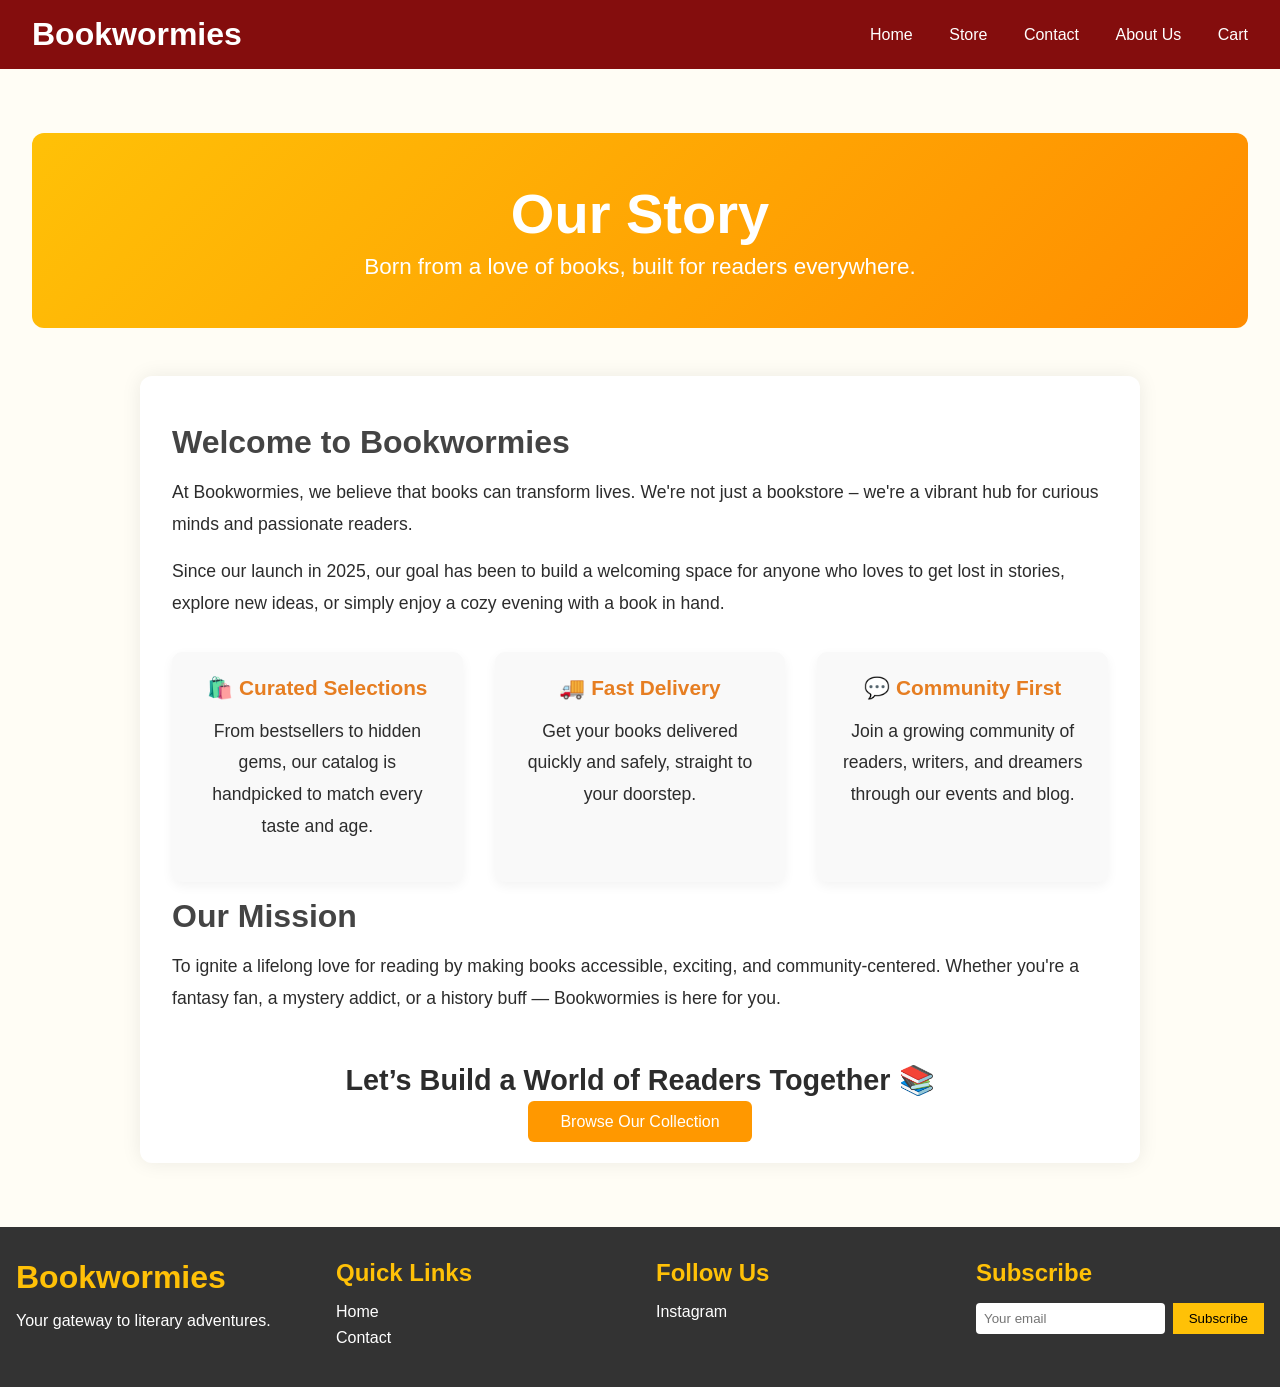
<file: bookwormies website/apurva ghanate/about.html>
<!DOCTYPE html>
<html lang="en">
<head>
  <meta charset="UTF-8" />
  <meta name="viewport" content="width=device-width, initial-scale=1.0"/>
  <title>About Us | Bookwormies</title>
  <link rel="stylesheet" href="style.css" />
</head>
<body>
  <div class="page-wrapper">
    <header>
      <nav>
        <div class="logo">Bookwormies</div>
        <div class="nav-links">
          <a href="index.html">Home</a>
          <a href="store.html">Store</a>
          <a href="contact.html">Contact</a>
          <a href="about.html" class="active">About Us</a>
          <a href="cart.html">Cart</a>
        </div>
      </nav>
    </header>

    <main class="about-main">
      <section class="about-hero">
        <h1>Our Story</h1>
        <p>Born from a love of books, built for readers everywhere.</p>
      </section>

      <section class="about-section">
        <h2>Welcome to Bookwormies</h2>
        <p>
          At Bookwormies, we believe that books can transform lives. We're not just a bookstore – we're a vibrant hub for curious minds and passionate readers.
        </p>
        <p>
          Since our launch in 2025, our goal has been to build a welcoming space for anyone who loves to get lost in stories, explore new ideas, or simply enjoy a cozy evening with a book in hand.
        </p>

        <div class="about-highlights">
          <div class="highlight">
            <h3>🛍️ Curated Selections</h3>
            <p>From bestsellers to hidden gems, our catalog is handpicked to match every taste and age.</p>
          </div>
          <div class="highlight">
            <h3>🚚 Fast Delivery</h3>
            <p>Get your books delivered quickly and safely, straight to your doorstep.</p>
          </div>
          <div class="highlight">
            <h3>💬 Community First</h3>
            <p>Join a growing community of readers, writers, and dreamers through our events and blog.</p>
          </div>
        </div>

        <h2>Our Mission</h2>
        <p>
          To ignite a lifelong love for reading by making books accessible, exciting, and community-centered. Whether you're a fantasy fan, a mystery addict, or a history buff — Bookwormies is here for you.
        </p>

        <div class="about-cta">
          <h3>Let’s Build a World of Readers Together 📚</h3>
          <a href="store.html" class="cta-button">Browse Our Collection</a>
        </div>
      </section>
    </main>

    <footer>
      <div class="footer_main">
        <div class="tag1">
          <h1>Bookwormies</h1>
          <p>Your gateway to literary adventures.</p>
        </div>
        <div class="tag2">
          <h2>Quick Links</h2>
          <a href="index.html">Home</a>
          <a href="contact.html">Contact</a>
        </div>
        <div class="tag3">
          <h2>Follow Us</h2>
          <a href="https://www.instagram.com/pranjalpatil_44/">Instagram</a>
        </div>
        <div class="tag4">
          <h2>Subscribe</h2>
          <div class="search_bar">
            <input type="text" placeholder="Your email" />
            <button>Subscribe</button>
          </div>
        </div>
      </div>
    </footer>
  </div>
</body>
</html>
</file>
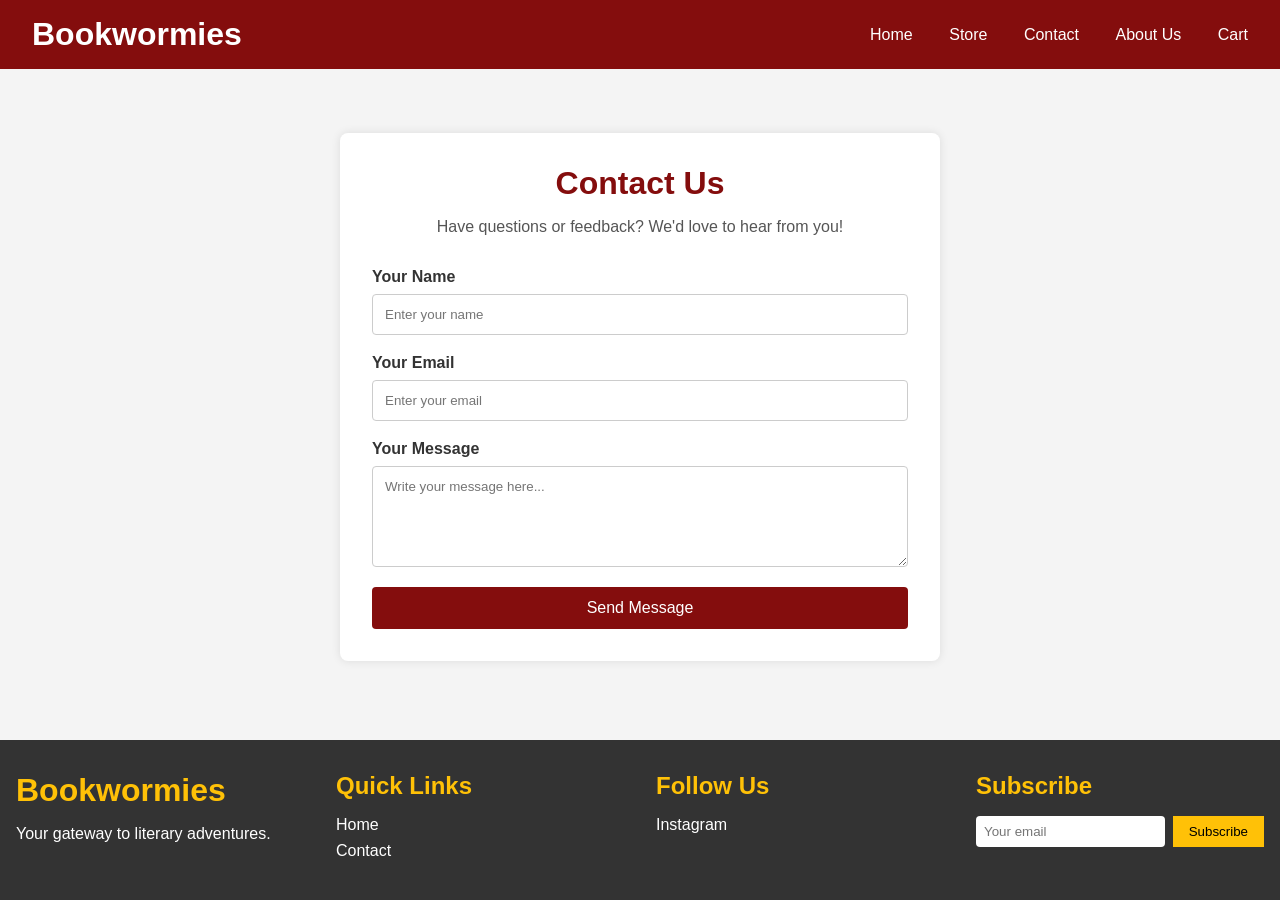
<file: bookwormies website/apurva ghanate/contact.html>
<!DOCTYPE html>
<html lang="en">
<head>
  <meta charset="UTF-8" />
  <meta name="viewport" content="width=device-width, initial-scale=1.0"/>
  <title>Contact | Bookwormies</title>
  <link rel="stylesheet" href="style.css" />
</head>
<body>
  <div class="page-wrapper">
    <header>
      <nav>
        <div class="logo">Bookwormies</div>
        <div class="nav-links">
          <a href="index.html">Home</a>
          <a href="store.html">Store</a>
          <a href="contact.html" class="active">Contact</a>
          <a href="about.html">About Us</a>
          <a href="cart.html">Cart</a>
        </div>
      </nav>
    </header>

    <main class="contact-main">
      <section class="contact-section">
        <h1>Contact Us</h1>
        <p>Have questions or feedback? We'd love to hear from you!</p>
        <form class="contact-form">
          <div class="form-group">
            <label for="name">Your Name</label>
            <input type="text" id="name" placeholder="Enter your name" required />
          </div>
          <div class="form-group">
            <label for="email">Your Email</label>
            <input type="email" id="email" placeholder="Enter your email" required />
          </div>
          <div class="form-group">
            <label for="message">Your Message</label>
            <textarea id="message" rows="5" placeholder="Write your message here..." required></textarea>
          </div>
          <button type="submit">Send Message</button>
        </form>
      </section>
    </main>

    <footer>
      <div class="footer_main">
        <div class="tag1">
          <h1>Bookwormies</h1>
          <p>Your gateway to literary adventures.</p>
        </div>
        <div class="tag2">
          <h2>Quick Links</h2>
          <a href="index.html">Home</a>
          <a href="contact.html">Contact</a>
        </div>
        <div class="tag3">
          <h2>Follow Us</h2>
          <a href="https://www.instagram.com/pranjalpatil_44/?utm_source=ig_web_button_share_sheet">Instagram</a>
        </div>
        <div class="tag4">
          <h2>Subscribe</h2>
          <div class="search_bar">
            <input type="text" placeholder="Your email" />
            <button>Subscribe</button>
          </div>
        </div>
      </div>
    </footer>
  </div>
</body>
</html>
</file>
<file: bookwormies website/apurva ghanate/style.css>
/* Global Styles */
* {
  margin: 0;
  padding: 0;
  box-sizing: border-box;
  font-family: sans-serif;
}

body {
  background-color: #f9f9f9;
  color: #333;
}

a {
  text-decoration: none;
  color: inherit;
}

/* Header */
header {
  width: 100%;
  padding: 1rem 2rem;
  background-color: #840d0d;
  color: white;
}

nav {
  display: flex;
  justify-content: space-between;
  align-items: center;
}

.logo {
  font-size: 2rem;
  font-weight: bold;
}

.nav-links a {
  margin-left: 2rem;
  font-size: 1rem;
  color: white;
  transition: color 0.3s ease;
}

.nav-links a:hover {
  color: #ffc107;
}

/* Home Section */
.home {
  display: flex;
  align-items: center;
  justify-content: center;
  height: 80vh;
  background: url('https://images.unsplash.com/photo-1524995997946-a1c2e315a42f') no-repeat center center/cover;
  color: white;
  text-align: center;
  padding: 2rem;
}

.home .content h1 {
  font-size: 3rem;
  margin-bottom: 1rem;
}

.home .content p {
  font-size: 1.25rem;
  margin-bottom: 2rem;
}

.home button {
  padding: 0.75rem 2rem;
  font-size: 1rem;
  background-color: #ffc107;
  border: none;
  cursor: pointer;
  transition: background-color 0.3s ease;
}

.home button:hover {
  background-color: #e0a800;
}

/* New Arrivals Section */
.arrivals {
  padding: 4rem 2rem;
  background-color: #fff;
  text-align: center;
}

.arrivals h1 {
  font-size: 2.5rem;
  color: #840d0d;
  margin-bottom: 2rem;
}

.book-list {
  display: flex;
  justify-content: center;
  flex-wrap: wrap;
  gap: 2rem;
}

.book {
  width: 200px;
  margin: 1rem;
  text-align: center;
}

.book img {
  width: 100%;
  height: 300px;
  object-fit: cover;
  border-radius: 8px;
  margin-bottom: 1rem;
  background-color: #eee;
}

.book h3 {
  font-size: 1.1rem;
  margin-bottom: 0.3rem;
}

.book p {
  font-size: 0.9rem;
  font-weight: bold;
  color: #555;
}

/* Footer styles */
footer {
  background-color: #333;
  color: white;
  padding: 2rem 1rem;
}

.footer_main {
  display: flex;
  justify-content: space-between;
  flex-wrap: wrap;
  gap: 2rem;
}

.footer_main > div {
  flex: 1 1 200px;
}

.footer_main h1,
.footer_main h2 {
  color: #ffc107;
  margin-bottom: 1rem;
}

.footer_main p,
.footer_main a {
  color: white;
  display: block;
  margin-bottom: 0.5rem;
  transition: color 0.3s ease;
}

.footer_main a:hover {
  color: #ffc107;
}

.search_bar {
  display: flex;
  gap: 0.5rem;
}

.search_bar input {
  padding: 0.5rem;
  flex: 1;
  border: none;
  border-radius: 4px;
}

.search_bar button {
  padding: 0.5rem 1rem;
  background-color: #ffc107;
  border: none;
  cursor: pointer;
  transition: background-color 0.3s ease;
}

.search_bar button:hover {
  background-color: #e0a800;
}
.page-wrapper {
  min-height: 100vh;
  display: flex;
  flex-direction: column;
}

.contact-main {
  flex: 1;
  padding: 4rem 2rem;
  background-color: #f4f4f4;
}

.contact-section {
  max-width: 600px;
  margin: 0 auto;
  background: white;
  padding: 2rem;
  border-radius: 8px;
  box-shadow: 0 0 10px rgba(0, 0, 0, 0.1);
}

.contact-section h1 {
  color: #840d0d;
  margin-bottom: 1rem;
  font-size: 2rem;
  text-align: center;
}

.contact-section p {
  text-align: center;
  margin-bottom: 2rem;
  color: #555;
}

.contact-form {
  display: flex;
  flex-direction: column;
  gap: 1.2rem;
}

.form-group {
  display: flex;
  flex-direction: column;
}

.form-group label {
  margin-bottom: 0.5rem;
  font-weight: bold;
}

.form-group input,
.form-group textarea {
  padding: 0.75rem;
  border: 1px solid #ccc;
  border-radius: 4px;
}

.contact-form button {
  padding: 0.75rem;
  background-color: #840d0d;
  color: white;
  border: none;
  cursor: pointer;
  font-size: 1rem;
  border-radius: 4px;
  transition: background-color 0.3s ease;
}

.contact-form button:hover {
  background-color: #6e0b0b;
}

/* Footer reused styling */
footer {
  background-color: #333;
  color: white;
  padding: 2rem 1rem;
}

.footer_main {
  display: flex;
  justify-content: space-between;
  flex-wrap: wrap;
  gap: 2rem;
}

.footer_main > div {
  flex: 1 1 200px;
}

.footer_main h1,
.footer_main h2 {
  color: #ffc107;
  margin-bottom: 1rem;
}

.footer_main p,
.footer_main a {
  color: white;
  display: block;
  margin-bottom: 0.5rem;
  transition: color 0.3s ease;
}

.footer_main a:hover {
  color: #ffc107;
}

.search_bar {
  display: flex;
  gap: 0.5rem;
}

.search_bar input {
  padding: 0.5rem;
  flex: 1;
  border: none;
  border-radius: 4px;
}

.search_bar button {
  padding: 0.5rem 1rem;
  background-color: #ffc107;
  border: none;
  cursor: pointer;
  transition: background-color 0.3s ease;
}

.search_bar button:hover {
  background-color: #e0a800;
}
/*About us page*/
.about-main {
  padding: 4rem 2rem;
  background-color: #fffdf5;
  color: #2c2c2c;
  font-family: 'Segoe UI', Tahoma, Geneva, Verdana, sans-serif;
}

.about-hero {
  text-align: center;
  padding: 3rem 1rem;
  background: linear-gradient(135deg, #ffc107, #ff8c00);
  color: white;
  border-radius: 12px;
  margin-bottom: 3rem;
}

.about-hero h1 {
  font-size: 3.5rem;
  margin-bottom: 0.5rem;
}

.about-hero p {
  font-size: 1.4rem;
  font-weight: 300;
}

.about-section {
  max-width: 1000px;
  margin: 0 auto;
  padding: 2rem;
  background-color: white;
  border-radius: 12px;
  box-shadow: 0 0 20px rgba(0, 0, 0, 0.08);
}

.about-section h2 {
  font-size: 2rem;
  margin-top: 1rem;
  color: #444;
}

.about-section p {
  font-size: 1.1rem;
  line-height: 1.8;
  margin: 1rem 0;
}

.about-highlights {
  display: flex;
  flex-wrap: wrap;
  gap: 2rem;
  margin-top: 2rem;
}

.highlight {
  flex: 1 1 250px;
  background-color: #f9f9f9;
  padding: 1.5rem;
  border-radius: 10px;
  text-align: center;
  box-shadow: 0 4px 12px rgba(0,0,0,0.05);
}

.highlight h3 {
  font-size: 1.3rem;
  color: #e67e22;
  margin-bottom: 0.5rem;
}

.about-cta {
  text-align: center;
  margin-top: 3rem;
}

.about-cta h3 {
  font-size: 1.8rem;
  margin-bottom: 1rem;
}

.cta-button {
  background-color: #ff9800;
  color: white;
  padding: 0.75rem 2rem;
  font-size: 1rem;
  border: none;
  border-radius: 6px;
  text-decoration: none;
  transition: background-color 0.3s ease;
}

.cta-button:hover {
  background-color: #e68900;
}

/*Store page*/
.store-main {
  padding: 4rem 2rem;
  background-color: #fffef9;
  font-family: 'Segoe UI', Tahoma, Geneva, Verdana, sans-serif;
}

.store-header {
  text-align: center;
  margin-bottom: 2rem;
}

.store-header h1 {
  font-size: 3rem;
  color: #333;
}

.store-header p {
  font-size: 1.2rem;
  color: #666;
}

.book-grid {
  display: flex;
  flex-wrap: wrap;
  justify-content: center;
  gap: 2rem;
  padding-bottom: 3rem;
}

.book-card {
  background-color: #fff;
  border-radius: 12px;
  padding: 1rem;
  width: 220px;
  height: 100%;
  box-shadow: 0 0 15px rgba(0, 0, 0, 0.08);
  text-align: center;
  display: flex;
  flex-direction: column;
  justify-content: space-between;
  transition: transform 0.3s ease;
  position: relative;
}

.book-card:hover {
  transform: translateY(-5px);
}

.book-card img {
  height: 250px;
  object-fit: contain;
  margin-bottom: 1rem;
}

.book-card h3 {
  font-size: 1.1rem;
  margin: 0.3rem 0;
  color: #222;
}

.book-card .author {
  font-size: 0.9rem;
  color: #777;
  margin-bottom: 0.4rem;
}

.book-card .price {
  font-size: 1.1rem;
  font-weight: bold;
  color: #e67e22;
  margin-bottom: 0.6rem;
}

.book-card button {
  background-color: #ff9800;
  color: white;
  padding: 0.5rem 1rem;
  border: none;
  border-radius: 6px;
  cursor: pointer;
  transition: background-color 0.3s ease;
}

.book-card button:hover {
  background-color: #e67e22;
}
/*Cart page*/
/* === Cart Book Item Style === */
.cart-book {
  display: flex;
  align-items: center;
  gap: 20px;
  margin: 15px;
  padding: 15px;
  border: 1px solid #ddd;
  border-radius: 10px;
  background: #fff;
}

.cart-book img {
  width: 100px;
  height: auto;
}

/* === Quantity Control Section === */
.quantity-control {
  display: flex;
  align-items: center;
  gap: 10px;
  margin: 10px 0;
}

.qty-btn {
  padding: 4px 10px;
  background-color: #eee;
  border: 1px solid #ccc;
  cursor: pointer;
  font-size: 16px;
  border-radius: 4px;
}

.qty {
  font-size: 16px;
  min-width: 20px;
  text-align: center;
}

/* === Remove Button === */
.remove-btn {
  margin-top: 10px;
  padding: 6px 12px;
  background-color: #e74c3c;
  color: white;
  border: none;
  border-radius: 4px;
  cursor: pointer;
}

/* === Cart Summary === */
.cart-summary {
  text-align: right;
  margin: 20px;
  font-size: 18px;
}

.checkout-btn {
  margin-top: 10px;
  padding: 12px 25px;
  font-size: 16px;
  background-color: #f9b000;
  color: #000;
  border: none;
  border-radius: 5px;
  cursor: pointer;
}

/* === Checkout Modal Styles === */
.modal {
  display: none;
  position: fixed;
  z-index: 99;
  left: 0;
  top: 0;
  width: 100%;
  height: 100%;
  background-color: rgba(0, 0, 0, 0.6);
  justify-content: center;
  align-items: center;
}

.modal-content {
  background-color: #fff;
  padding: 30px;
  width: 90%;
  max-width: 500px;
  border-radius: 8px;
  border-top: 5px solid #8B0000;
  box-shadow: 0 0 20px rgba(0, 0, 0, 0.5);
}

.modal-content h2 {
  color: #8B0000;
  margin-bottom: 20px;
  text-align: center;
}

.modal-content input,
.modal-content select {
  width: 100%;
  margin-bottom: 12px;
  padding: 10px;
  border: 1px solid #ccc;
  border-radius: 4px;
}

.modal-actions {
  display: flex;
  justify-content: space-between;
  margin-top: 20px;
}

.submit-btn {
  background-color: #ffcc00;
  color: #000;
  padding: 10px 20px;
  border: none;
  font-weight: bold;
  border-radius: 4px;
  cursor: pointer;
}

.cancel-btn {
  background-color: #ccc;
  padding: 10px 20px;
  border: none;
  border-radius: 4px;
  cursor: pointer;
}
/* === Hover Effects for Buttons === */

.qty-btn:hover,
.remove-btn:hover,
.checkout-btn:hover,
.submit-btn:hover,
.cancel-btn:hover {
  transform: scale(1.1);
  transition: transform 0.2s ease;
}

/* Optional: Add a slight shadow on hover for better visual feedback */
.qty-btn:hover,
.remove-btn:hover,
.checkout-btn:hover,
.submit-btn:hover,
.cancel-btn:hover {
  box-shadow: 0 2px 8px rgba(0, 0, 0, 0.15);
}
</file>
